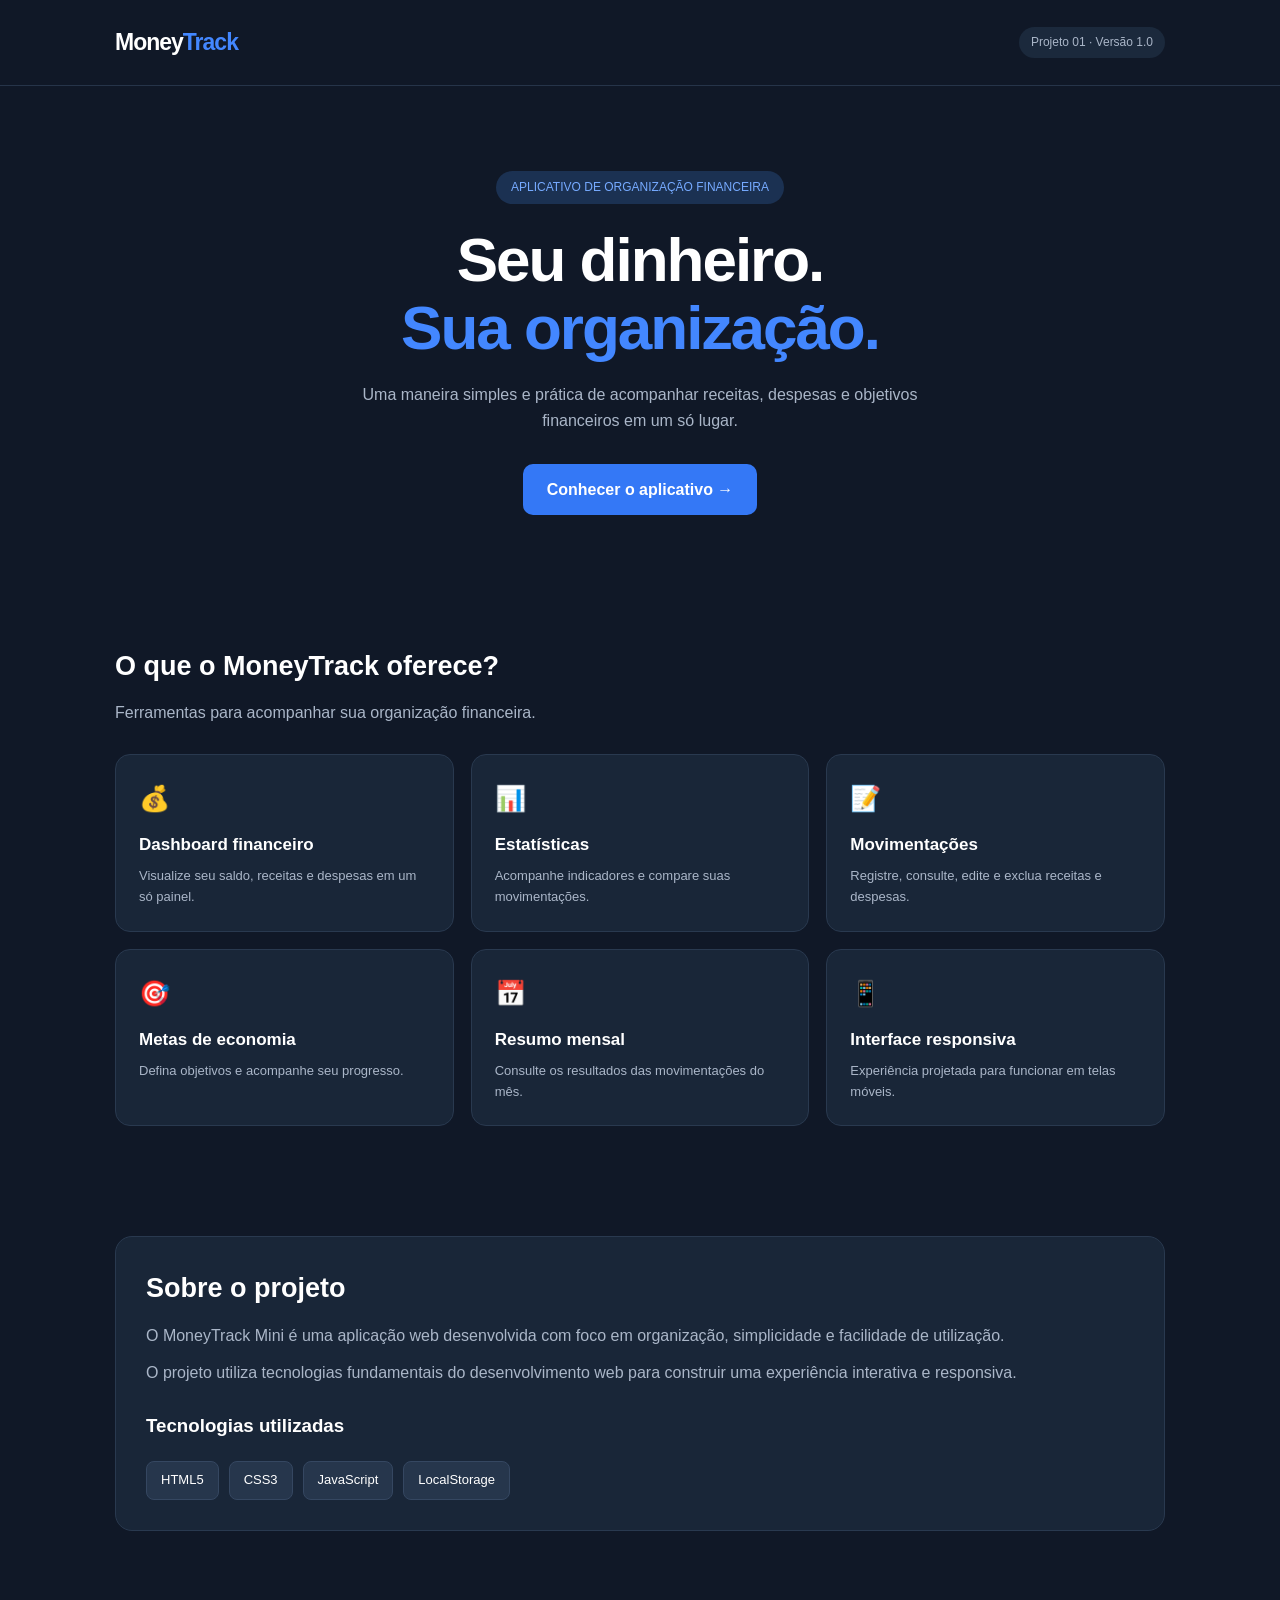
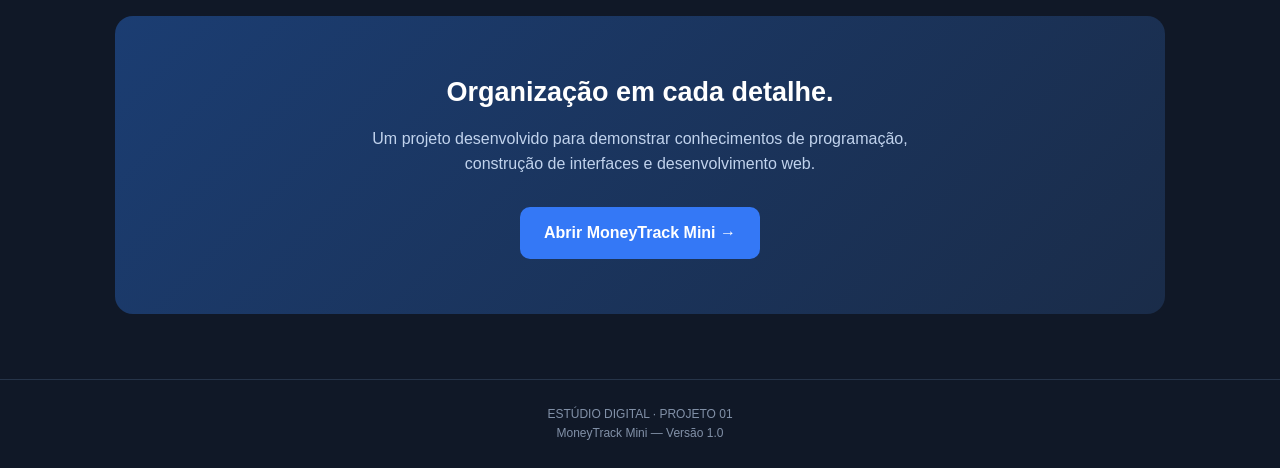
<file: index.html>
<!DOCTYPE html>
<html lang="pt-BR">
<head>
    <meta charset="UTF-8">
    <meta name="viewport" content="width=device-width, initial-scale=1.0">
    <meta name="description" content="Conheça o MoneyTrack Mini, um aplicativo de organização financeira pessoal.">
    <title>MoneyTrack Mini | Portfólio</title>

    <style>
        * {
            margin: 0;
            padding: 0;
            box-sizing: border-box;
        }

        body {
            font-family: Arial, sans-serif;
            background: #101827;
            color: #ffffff;
            line-height: 1.6;
        }

        a {
            text-decoration: none;
            color: inherit;
        }

        .container {
            width: 90%;
            max-width: 1050px;
            margin: auto;
        }

        header {
            padding: 24px 0;
            border-bottom: 1px solid #263449;
        }

        .navegacao {
            display: flex;
            justify-content: space-between;
            align-items: center;
            gap: 15px;
        }

        .logo {
            font-size: 23px;
            font-weight: 800;
            letter-spacing: -1px;
        }

        .logo span {
            color: #4387ff;
        }

        .versao {
            color: #aab6c8;
            font-size: 12px;
            background: #1b293c;
            padding: 6px 12px;
            border-radius: 20px;
        }

        .hero {
            padding: 85px 0 75px;
            text-align: center;
        }

        .etiqueta {
            display: inline-block;
            color: #76aaff;
            background: #1b3152;
            padding: 7px 15px;
            border-radius: 30px;
            font-size: 12px;
            margin-bottom: 22px;
        }

        .hero h1 {
            font-size: clamp(36px, 8vw, 62px);
            line-height: 1.1;
            letter-spacing: -2px;
            margin-bottom: 20px;
        }

        .hero h1 span {
            color: #4387ff;
        }

        .hero p {
            max-width: 620px;
            margin: auto;
            color: #aab6c8;
            font-size: 16px;
        }

        .botao {
            display: inline-block;
            margin-top: 30px;
            padding: 13px 24px;
            background: #3478f6;
            color: white;
            border-radius: 10px;
            font-weight: bold;
            transition: 0.2s;
        }

        .botao:hover {
            background: #2564d8;
            transform: translateY(-2px);
        }

        .secao {
            padding: 55px 0;
        }

        .titulo-secao {
            font-size: 27px;
            margin-bottom: 12px;
        }

        .descricao-secao {
            color: #aab6c8;
            margin-bottom: 28px;
        }

        .cartoes {
            display: grid;
            grid-template-columns: repeat(3, 1fr);
            gap: 17px;
        }

        .cartao {
            background: #192638;
            border: 1px solid #29394f;
            padding: 23px;
            border-radius: 15px;
        }

        .icone {
            font-size: 25px;
            margin-bottom: 13px;
        }

        .cartao h3 {
            font-size: 17px;
            margin-bottom: 8px;
        }

        .cartao p {
            color: #aab6c8;
            font-size: 13px;
        }

        .sobre {
            background: #192638;
            border: 1px solid #29394f;
            padding: 30px;
            border-radius: 17px;
        }

        .sobre p {
            color: #aab6c8;
            margin-top: 12px;
        }

        .tecnologias {
            display: flex;
            flex-wrap: wrap;
            gap: 10px;
            margin-top: 20px;
        }

        .tecnologias span {
            background: #26364c;
            border: 1px solid #354761;
            padding: 8px 14px;
            border-radius: 8px;
            font-size: 13px;
        }

        .destaque {
            text-align: center;
            padding: 55px 25px;
            background: linear-gradient(135deg, #1b3d72, #1a2c49);
            border-radius: 18px;
            margin: 30px 0 65px;
        }

        .destaque h2 {
            font-size: 27px;
            margin-bottom: 12px;
        }

        .destaque p {
            color: #c1d3ed;
            max-width: 580px;
            margin: auto;
        }

        footer {
            border-top: 1px solid #263449;
            padding: 25px 0;
            text-align: center;
            color: #8291a8;
            font-size: 12px;
        }

        @media (max-width: 700px) {
            .cartoes {
                grid-template-columns: repeat(2, 1fr);
            }

            .hero {
                padding: 65px 0;
            }
        }

        @media (max-width: 450px) {
            .cartoes {
                grid-template-columns: 1fr;
            }

            .sobre {
                padding: 22px;
            }

            .navegacao {
                align-items: flex-start;
            }
        }
    </style>
</head>

<body>

    <header>
        <div class="container navegacao">
            <div class="logo">Money<span>Track</span></div>
            <div class="versao">Projeto 01 · Versão 1.0</div>
        </div>
    </header>

    <main>

        <section class="hero container">
            <div class="etiqueta">APLICATIVO DE ORGANIZAÇÃO FINANCEIRA</div>

            <h1>Seu dinheiro.<br>
                <span>Sua organização.</span>
            </h1>

            <p>
                Uma maneira simples e prática de acompanhar receitas,
                despesas e objetivos financeiros em um só lugar.
            </p>

            <a class="botao" href="APLICATIVO/index.html">
                Conhecer o aplicativo →
            </a>
        </section>

        <section class="secao container">
            <h2 class="titulo-secao">O que o MoneyTrack oferece?</h2>

            <p class="descricao-secao">
                Ferramentas para acompanhar sua organização financeira.
            </p>

            <div class="cartoes">

                <article class="cartao">
                    <div class="icone">💰</div>
                    <h3>Dashboard financeiro</h3>
                    <p>Visualize seu saldo, receitas e despesas em um só painel.</p>
                </article>

                <article class="cartao">
                    <div class="icone">📊</div>
                    <h3>Estatísticas</h3>
                    <p>Acompanhe indicadores e compare suas movimentações.</p>
                </article>

                <article class="cartao">
                    <div class="icone">📝</div>
                    <h3>Movimentações</h3>
                    <p>Registre, consulte, edite e exclua receitas e despesas.</p>
                </article>

                <article class="cartao">
                    <div class="icone">🎯</div>
                    <h3>Metas de economia</h3>
                    <p>Defina objetivos e acompanhe seu progresso.</p>
                </article>

                <article class="cartao">
                    <div class="icone">📅</div>
                    <h3>Resumo mensal</h3>
                    <p>Consulte os resultados das movimentações do mês.</p>
                </article>

                <article class="cartao">
                    <div class="icone">📱</div>
                    <h3>Interface responsiva</h3>
                    <p>Experiência projetada para funcionar em telas móveis.</p>
                </article>

            </div>
        </section>

        <section class="secao container">
            <div class="sobre">
                <h2 class="titulo-secao">Sobre o projeto</h2>

                <p>
                    O MoneyTrack Mini é uma aplicação web desenvolvida
                    com foco em organização, simplicidade e facilidade
                    de utilização.
                </p>

                <p>
                    O projeto utiliza tecnologias fundamentais do
                    desenvolvimento web para construir uma experiência
                    interativa e responsiva.
                </p>

                <h3 style="margin-top: 25px;">Tecnologias utilizadas</h3>

                <div class="tecnologias">
                    <span>HTML5</span>
                    <span>CSS3</span>
                    <span>JavaScript</span>
                    <span>LocalStorage</span>
                </div>
            </div>
        </section>

        <section class="container">
            <div class="destaque">
                <h2>Organização em cada detalhe.</h2>

                <p>
                    Um projeto desenvolvido para demonstrar
                    conhecimentos de programação, construção
                    de interfaces e desenvolvimento web.
                </p>

                <a class="botao" href="APLICATIVO/index.html">
                    Abrir MoneyTrack Mini →
                </a>
            </div>
        </section>

    </main>

    <footer>
        <div class="container">
            ESTÚDIO DIGITAL · PROJETO 01<br>
            MoneyTrack Mini — Versão 1.0
        </div>
    </footer>

</body>
</html>
</file>
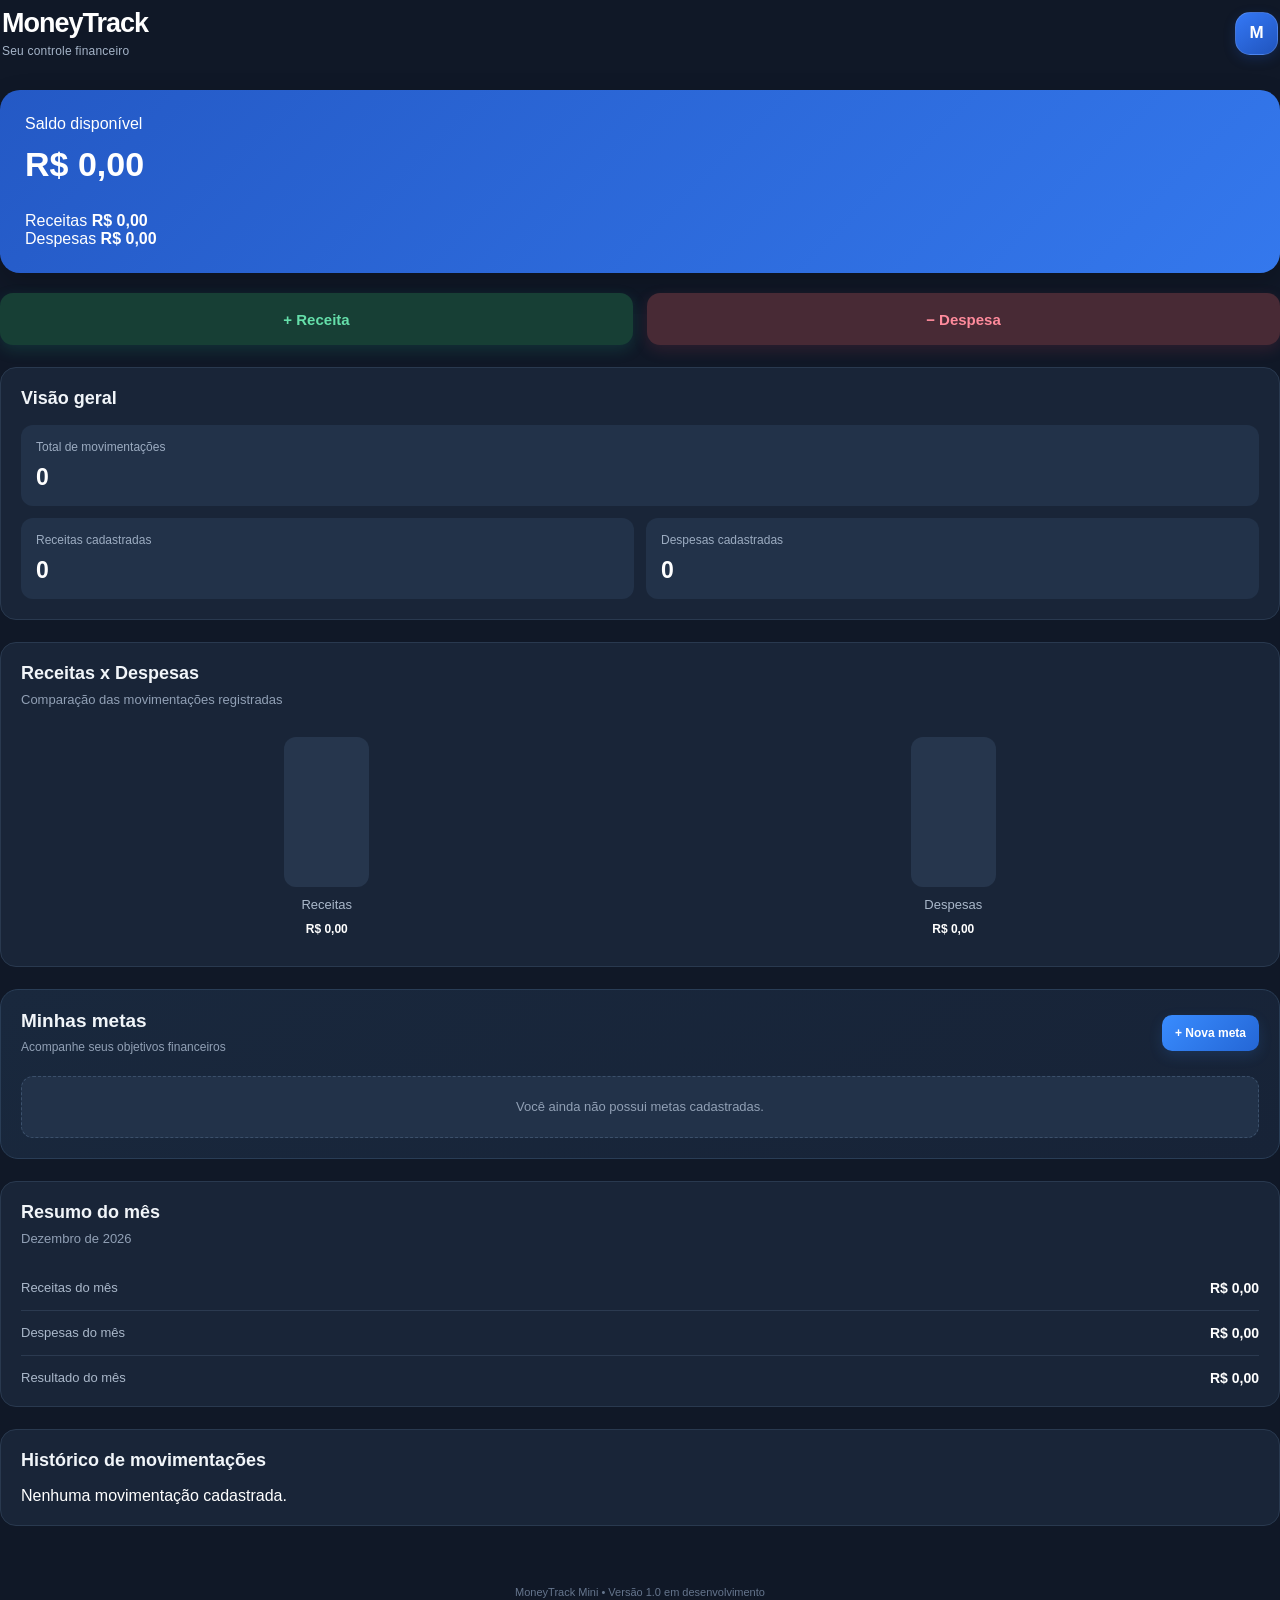
<file: APLICATIVO/index.html>
<!DOCTYPE html>
<html lang="pt-BR">
<head>
    <meta charset="UTF-8">
    <meta name="viewport" content="width=device-width, initial-scale=1.0">
    <meta name="theme-color" content="#101827">
    <title>MoneyTrack Mini</title>
    <link rel="stylesheet" href="style.css">
</head>
<body>

    <div class="aplicativo">

        <header class="cabecalho">
            <div>
                <h1>MoneyTrack</h1>
                <p>Seu controle financeiro</p>
            </div>
            <div class="perfil">M</div>
        </header>

        <main>

            <section class="cartao-saldo">
                <p>Saldo disponível</p>
                <h2 id="saldo">R$ 0,00</h2>

                <div class="resumo-saldo">
                    <div>
                        <span>Receitas</span>
                        <strong id="receitas">R$ 0,00</strong>
                    </div>

                    <div>
                        <span>Despesas</span>
                        <strong id="despesas">R$ 0,00</strong>
                    </div>
                </div>
            </section>

            <section class="acoes">
                <button id="botao-receita" class="botao receita">
                    + Receita
                </button>

                <button id="botao-despesa" class="botao despesa">
                    − Despesa
                </button>
            </section>

            <section class="painel-estatisticas">
                <h2>Visão geral</h2>

                <div class="grade-estatisticas">
                    <div class="cartao-estatistica">
                        <span>Total de movimentações</span>
                        <strong id="total-movimentacoes">0</strong>
                    </div>

                    <div class="cartao-estatistica">
                        <span>Receitas cadastradas</span>
                        <strong id="total-receitas">0</strong>
                    </div>

                    <div class="cartao-estatistica">
                        <span>Despesas cadastradas</span>
                        <strong id="total-despesas">0</strong>
                    </div>
                </div>
            </section>

            <section class="painel-grafico">
                <h2>Receitas x Despesas</h2>
                <p>Comparação das movimentações registradas</p>

                <div class="grafico">
                    <div class="barra-grupo">
                        <div class="barra-container">
                            <div id="barra-receitas" class="barra barra-receitas"></div>
                        </div>
                        <span>Receitas</span>
                        <strong id="valor-grafico-receitas">R$ 0,00</strong>
                    </div>

                    <div class="barra-grupo">
                        <div class="barra-container">
                            <div id="barra-despesas" class="barra barra-despesas"></div>
                        </div>
                        <span>Despesas</span>
                        <strong id="valor-grafico-despesas">R$ 0,00</strong>
                    </div>
                </div>
            </section>

            <!-- METAS DE ECONOMIA -->

            <section class="painel-metas">
                <div class="cabecalho-metas">
                    <div>
                        <h2>Minhas metas</h2>
                        <p>Acompanhe seus objetivos financeiros</p>
                    </div>

                    <button
                        type="button"
                        id="botao-nova-meta"
                        class="botao-nova-meta"
                    >
                        + Nova meta
                    </button>
                </div>

                <div id="lista-metas">
                    <p class="mensagem-metas">
                        Você ainda não possui metas cadastradas.
                    </p>
                </div>
            </section>

            <!-- FORMULÁRIO DE METAS -->

            <section
                id="area-formulario-meta"
                class="area-formulario-meta"
                hidden
            >
                <h2 id="titulo-formulario-meta">Nova meta</h2>

                <p>
                    Defina seu objetivo e acompanhe seu progresso.
                </p>

                <form id="formulario-meta">

                    <label for="nome-meta">Nome da meta</label>
                    <input
                        type="text"
                        id="nome-meta"
                        placeholder="Ex.: Comprar um computador"
                        maxlength="50"
                        required
                    >

                    <label for="valor-meta">Valor desejado (R$)</label>
                    <input
                        type="number"
                        id="valor-meta"
                        placeholder="Ex.: 1000,00"
                        min="0.01"
                        step="0.01"
                        required
                    >

                    <label for="guardado-meta">Quanto já foi guardado (R$)</label>
                    <input
                        type="number"
                        id="guardado-meta"
                        placeholder="Ex.: 200,00"
                        min="0"
                        step="0.01"
                        value="0"
                        required
                    >

                    <div class="botoes-formulario">
                        <button type="submit" id="botao-salvar-meta">
                            Salvar meta
                        </button>

                        <button type="button" id="botao-cancelar-meta">
                            Cancelar
                        </button>
                    </div>

                </form>
            </section>

            <section class="painel-mensal">
                <h2>Resumo do mês</h2>
                <p id="mes-atual">Movimentações do mês atual</p>

                <div class="linha-resumo">
                    <span>Receitas do mês</span>
                    <strong id="receitas-mes">R$ 0,00</strong>
                </div>

                <div class="linha-resumo">
                    <span>Despesas do mês</span>
                    <strong id="despesas-mes">R$ 0,00</strong>
                </div>

                <div class="linha-resumo">
                    <span>Resultado do mês</span>
                    <strong id="resultado-mes">R$ 0,00</strong>
                </div>
            </section>

            <!-- FORMULÁRIO DE MOVIMENTAÇÕES -->

            <section id="area-formulario" class="area-formulario" hidden>
                <h2 id="titulo-formulario">Nova movimentação</h2>
                <p id="descricao-formulario">
                    Preencha as informações abaixo.
                </p>

                <form id="formulario">

                    <label for="descricao">Descrição</label>
                    <input
                        type="text"
                        id="descricao"
                        placeholder="Ex.: Compra de material"
                        required
                    >

                    <label for="valor">Valor (R$)</label>
                    <input
                        type="number"
                        id="valor"
                        placeholder="Ex.: 50,00"
                        min="0.01"
                        step="0.01"
                        required
                    >

                    <label for="categoria">Categoria</label>
                    <select id="categoria" required>
                        <option value="">Selecione uma categoria</option>
                        <option value="Alimentação">Alimentação</option>
                        <option value="Transporte">Transporte</option>
                        <option value="Estudos">Estudos</option>
                        <option value="Lazer">Lazer</option>
                        <option value="Saúde">Saúde</option>
                        <option value="Moradia">Moradia</option>
                        <option value="Outros">Outros</option>
                    </select>

                    <div class="botoes-formulario">
                        <button type="submit" id="botao-salvar">
                            Salvar
                        </button>

                        <button type="button" id="botao-cancelar">
                            Cancelar
                        </button>
                    </div>

                </form>
            </section>

            <section class="painel-historico">
                <h2>Histórico de movimentações</h2>
                <div id="historico"></div>
            </section>

        </main>

        <footer>
            <p>MoneyTrack Mini • Versão 1.0 em desenvolvimento</p>
        </footer>

    </div>

    <script src="script.js"></script>
</body>
</html>
</file>
<file: APLICATIVO/style.css>
* {
    margin: 0;
    padding: 0;
    box-sizing: border-box;
}

[hidden] {
    display: none !important;
}

body {
    font-family: Arial, sans-serif;
    background: #101827;
    color: #ffffff;
    min-height: 100vh;
}

.topo {
    display: flex;
    justify-content: space-between;
    align-items: center;
    padding: 28px 22px;
}

.subtitulo {
    color: #8b9bb4;
    font-size: 10px;
    letter-spacing: 2px;
    margin-bottom: 7px;
}

.topo h1 {
    font-size: 25px;
}

.icone-perfil {
    width: 42px;
    height: 42px;
    border-radius: 50%;
    background: #24344c;
    color: #75a7ff;
    display: flex;
    justify-content: center;
    align-items: center;
    font-weight: bold;
}

.container {
    padding: 0 20px;
    max-width: 600px;
    margin: auto;
}

.cartao-saldo {
    background: linear-gradient(135deg, #2459c5, #3478ed);
    padding: 25px;
    border-radius: 20px;
    box-shadow: 0 12px 30px rgba(0, 0, 0, 0.2);
}

.texto-secundario {
    color: #d5e3ff;
    font-size: 14px;
}

.cartao-saldo h2 {
    font-size: 34px;
    margin: 12px 0 28px;
}

.resumo-financeiro {
    display: flex;
    justify-content: space-between;
    gap: 15px;
}

.resumo-financeiro div {
    display: flex;
    flex-direction: column;
    gap: 8px;
}

.resumo-financeiro span {
    color: #d5e3ff;
    font-size: 12px;
}

.resumo-financeiro strong {
    font-size: 15px;
}

.secao {
    margin-top: 32px;
}

.secao h2 {
    font-size: 19px;
    margin-bottom: 8px;
}

.secao > p {
    color: #8b9bb4;
    font-size: 13px;
}

.botoes-acoes {
    display: flex;
    gap: 12px;
    margin-top: 20px;
}

.botoes-acoes button {
    flex: 1;
    padding: 15px 10px;
    border: none;
    border-radius: 12px;
    background: #24344c;
    color: #ffffff;
    font-size: 14px;
    font-weight: bold;
}

#botao-receita {
    background: #173f35;
    color: #65dfaa;
}

#botao-despesa {
    background: #482a35;
    color: #ff8b9c;
}

button {
    cursor: pointer;
    transition: 0.2s;
}

button:active {
    transform: scale(0.98);
}

.formulario-container {
    background: #192538;
    border: 1px solid #26364c;
    border-radius: 18px;
    padding: 20px;
}

.formulario-container > p {
    margin-bottom: 22px;
}

.campo {
    display: flex;
    flex-direction: column;
    gap: 9px;
    margin-bottom: 18px;
}

.campo label {
    color: #dce6f5;
    font-size: 13px;
    font-weight: bold;
}

.campo input,
.campo select {
    width: 100%;
    padding: 15px;
    background: #101827;
    border: 1px solid #34445c;
    border-radius: 10px;
    color: #ffffff;
    font-size: 14px;
    outline: none;
}

.campo input:focus,
.campo select:focus {
    border-color: #4386ff;
}

.campo input::placeholder {
    color: #71819a;
}

.campo select {
    color-scheme: dark;
}

.botoes-formulario {
    display: flex;
    flex-direction: column;
    gap: 10px;
    margin-top: 24px;
}

.botoes-formulario button {
    width: 100%;
    padding: 15px;
    border: none;
    border-radius: 10px;
    font-size: 14px;
    font-weight: bold;
}

#botao-salvar {
    background: #3478ed;
    color: white;
}

#botao-cancelar {
    background: #29384d;
    color: #dce6f5;
}

.titulo-historico {
    display: flex;
    flex-direction: column;
    gap: 5px;
}

.titulo-historico span {
    color: #8b9bb4;
    font-size: 12px;
}

.historico-vazio {
    margin-top: 18px;
    padding: 25px 15px;
    background: #192538;
    border: 1px solid #26364c;
    border-radius: 14px;
    text-align: center;
    color: #8b9bb4;
    font-size: 13px;
}

.lista-historico {
    margin-top: 18px;
    display: flex;
    flex-direction: column;
    gap: 10px;
}

.movimentacao {
    display: flex;
    justify-content: space-between;
    align-items: center;
    gap: 12px;
    padding: 16px;
    background: #192538;
    border: 1px solid #26364c;
    border-radius: 12px;
}

.movimentacao div {
    display: flex;
    flex-direction: column;
    gap: 6px;
    min-width: 0;
}

.movimentacao div strong {
    overflow-wrap: anywhere;
}

.movimentacao span {
    color: #8b9bb4;
    font-size: 12px;
}

.movimentacao > strong {
    font-size: 13px;
    white-space: nowrap;
}

.valor-receita {
    color: #65dfaa;
}

.valor-despesa {
    color: #ff8b9c;
}

footer {
    text-align: center;
    padding: 35px 15px 25px;
    color: #65758d;
    font-size: 11px;
}

@media (max-width: 360px) {
    .cartao-saldo h2 {
        font-size: 29px;
    }

    .botoes-acoes button {
        font-size: 12px;
    }
}

/* AÇÕES DO HISTÓRICO */

.movimentacao {
    flex-wrap: wrap;
}

.informacoes-movimentacao {
    flex: 1;
}

.acoes-movimentacao {
    display: flex;
    width: 100%;
    justify-content: flex-end;
    gap: 8px;
    margin-top: 5px;
}

.acoes-movimentacao button {
    border: none;
    border-radius: 8px;
    padding: 9px 13px;
    font-size: 12px;
    font-weight: bold;
}

.botao-editar {
    background: #263f65;
    color: #8db8ff;
}

.botao-excluir {
    background: #482a35;
    color: #ff8b9c;
}

/* AÇÕES DO HISTÓRICO */

.movimentacao {
    flex-wrap: wrap;
}

.informacoes-movimentacao {
    flex: 1;
}

.acoes-movimentacao {
    display: flex;
    width: 100%;
    justify-content: flex-end;
    gap: 8px;
    margin-top: 5px;
}

.acoes-movimentacao button {
    border: none;
    border-radius: 8px;
    padding: 9px 13px;
    font-size: 12px;
    font-weight: bold;
}

.botao-editar {
    background: #263f65;
    color: #8db8ff;
}

.botao-excluir {
    background: #482a35;
    color: #ff8b9c;
}

/* =================================
   DASHBOARD - VISÃO GERAL
================================= */

.painel-estatisticas,
.painel-grafico,
.painel-mensal,
.painel-historico {
    background: #192538;
    border: 1px solid #29394f;
    border-radius: 16px;
    padding: 20px;
    margin-top: 22px;
}

.painel-estatisticas h2,
.painel-grafico h2,
.painel-mensal h2,
.painel-historico h2 {
    color: #f1f5f9;
    font-size: 18px;
    margin-bottom: 16px;
}

.painel-grafico > p,
.painel-mensal > p {
    color: #91a0b5;
    font-size: 13px;
    margin-top: -8px;
    margin-bottom: 20px;
}

/* ESTATÍSTICAS */

.grade-estatisticas {
    display: grid;
    grid-template-columns: 1fr 1fr;
    gap: 12px;
}

.cartao-estatistica {
    background: #223249;
    border-radius: 12px;
    padding: 15px;
    display: flex;
    flex-direction: column;
    gap: 10px;
}

.cartao-estatistica:first-child {
    grid-column: span 2;
}

.cartao-estatistica span {
    color: #9cacc1;
    font-size: 12px;
}

.cartao-estatistica strong {
    color: #ffffff;
    font-size: 23px;
}

/* GRÁFICO */

.grafico {
    display: flex;
    justify-content: space-around;
    align-items: flex-end;
    gap: 25px;
    padding: 10px 5px;
}

.barra-grupo {
    flex: 1;
    display: flex;
    flex-direction: column;
    align-items: center;
    gap: 10px;
    min-width: 0;
}

.barra-container {
    width: 100%;
    max-width: 85px;
    height: 150px;
    background: #26364d;
    border-radius: 12px;
    display: flex;
    align-items: flex-end;
    overflow: hidden;
}

.barra {
    width: 100%;
    min-height: 0;
    border-radius: 10px;
    transition: height 0.4s ease;
}

.barra-receitas {
    background: linear-gradient(
        180deg,
        #43d9a3,
        #159c78
    );
}

.barra-despesas {
    background: linear-gradient(
        180deg,
        #ff8290,
        #dc475d
    );
}

.barra-grupo span {
    color: #aab8ca;
    font-size: 13px;
}

.barra-grupo strong {
    color: #ffffff;
    font-size: 12px;
    text-align: center;
    overflow-wrap: anywhere;
}

/* RESUMO MENSAL */

.linha-resumo {
    display: flex;
    justify-content: space-between;
    align-items: center;
    gap: 12px;
    padding: 14px 0;
    border-bottom: 1px solid #2b3a50;
}

.linha-resumo:last-child {
    border-bottom: none;
    padding-bottom: 0;
}

.linha-resumo span {
    color: #aab8ca;
    font-size: 13px;
}

.linha-resumo strong {
    color: #ffffff;
    font-size: 14px;
    text-align: right;
}

/* HISTÓRICO */

.painel-historico {
    margin-bottom: 25px;
}

.movimentacao {
    background: #223249;
    border: 1px solid #30415a;
    border-radius: 12px;
    padding: 14px;
    margin-top: 12px;
    display: flex;
    justify-content: space-between;
    align-items: center;
    gap: 12px;
    flex-wrap: wrap;
}

.informacoes-movimentacao {
    flex: 1;
    min-width: 130px;
    display: flex;
    flex-direction: column;
    gap: 6px;
}

.informacoes-movimentacao strong {
    color: #f1f5f9;
    font-size: 14px;
    overflow-wrap: anywhere;
}

.informacoes-movimentacao span {
    color: #91a0b5;
    font-size: 12px;
}

.informacoes-movimentacao .valor-receita {
    color: #43d9a3;
}

.informacoes-movimentacao .valor-despesa {
    color: #ff8290;
}

.acoes-movimentacao {
    display: flex;
    gap: 7px;
}

.botao-editar,
.botao-excluir {
    border: none;
    border-radius: 7px;
    padding: 8px 10px;
    font-size: 11px;
    cursor: pointer;
}

.botao-editar {
    background: #304b70;
    color: #d5e6ff;
}

.botao-excluir {
    background: #512b3a;
    color: #ffc2cb;
}

/* FORMULÁRIO */

.area-formulario {
    background: #192538;
    border: 1px solid #344761;
    border-radius: 16px;
    padding: 20px;
    margin-top: 22px;
}

.area-formulario[hidden] {
    display: none;
}

.area-formulario h2 {
    color: #ffffff;
    margin-bottom: 8px;
}

.area-formulario p {
    color: #91a0b5;
    font-size: 13px;
    margin-bottom: 20px;
}

/* RESPONSIVIDADE */

@media (max-width: 360px) {
    .painel-estatisticas,
    .painel-grafico,
    .painel-mensal,
    .painel-historico {
        padding: 15px;
    }

    .cartao-estatistica strong {
        font-size: 19px;
    }

    .barra-grupo strong {
        font-size: 10px;
    }

    .acoes-movimentacao {
        width: 100%;
    }
}

/* BOTÕES PRINCIPAIS - RECEITA E DESPESA */

.acoes {
    display: flex;
    gap: 14px;
    margin-top: 20px;
}

.acoes .botao {
    flex: 1;
    min-height: 52px;
    border: none;
    border-radius: 13px;
    font-size: 15px;
    font-weight: 700;
    cursor: pointer;
    transition: transform 0.2s ease, filter 0.2s ease;
}

.acoes .botao:active {
    transform: scale(0.97);
}

.acoes .receita {
    background: linear-gradient(135deg, #20c997, #119b78);
    color: #ffffff;
    box-shadow: 0 5px 15px rgba(32, 201, 151, 0.15);
}

.acoes .despesa {
    background: linear-gradient(135deg, #ff7185, #dc475d);
    color: #ffffff;
    box-shadow: 0 5px 15px rgba(220, 71, 93, 0.15);
}

/* =================================
   FORMULÁRIO PROFISSIONAL
================================= */

.area-formulario {
    background: linear-gradient(145deg, #1b2a40, #172337);
    border: 1px solid #344761;
    border-radius: 18px;
    padding: 22px;
    margin-top: 24px;
    box-shadow: 0 8px 25px rgba(0, 0, 0, 0.15);
    animation: aparecerFormulario 0.25s ease;
}

@keyframes aparecerFormulario {
    from {
        opacity: 0;
        transform: translateY(8px);
    }

    to {
        opacity: 1;
        transform: translateY(0);
    }
}

.area-formulario h2 {
    color: #f8fafc;
    font-size: 21px;
    font-weight: 700;
    margin-bottom: 8px;
}

.area-formulario p {
    color: #9eafc5;
    font-size: 13px;
    line-height: 1.5;
    margin-bottom: 24px;
}

#formulario {
    display: flex;
    flex-direction: column;
    gap: 11px;
}

#formulario label {
    color: #dce6f3;
    font-size: 13px;
    font-weight: 600;
    margin-top: 5px;
}

#formulario input,
#formulario select {
    width: 100%;
    min-height: 49px;
    box-sizing: border-box;
    background: #111d2e;
    color: #f1f5f9;
    border: 1px solid #354962;
    border-radius: 11px;
    padding: 0 14px;
    font-size: 14px;
    outline: none;
    transition: border-color 0.2s ease, box-shadow 0.2s ease;
}

#formulario input::placeholder {
    color: #718198;
}

#formulario input:focus,
#formulario select:focus {
    border-color: #4d9cff;
    box-shadow: 0 0 0 3px rgba(77, 156, 255, 0.12);
}

#formulario select {
    appearance: none;
}

.botoes-formulario {
    display: flex;
    gap: 11px;
    margin-top: 17px;
}

.botoes-formulario button {
    flex: 1;
    min-height: 49px;
    border: none;
    border-radius: 11px;
    font-size: 14px;
    font-weight: 700;
    cursor: pointer;
    transition: transform 0.2s ease, filter 0.2s ease;
}

.botoes-formulario button:active {
    transform: scale(0.97);
}

#botao-salvar {
    background: linear-gradient(135deg, #398cff, #2466d5);
    color: #ffffff;
    box-shadow: 0 5px 14px rgba(57, 140, 255, 0.15);
}

#botao-cancelar {
    background: #293950;
    color: #dce6f3;
    border: 1px solid #3b506b;
}

@media (max-width: 360px) {
    .area-formulario {
        padding: 17px;
    }

    .botoes-formulario {
        flex-direction: column;
    }
}

/* =====================================
   SISTEMA DE METAS FINANCEIRAS
===================================== */

.painel-metas {
    background: linear-gradient(145deg, #19283d, #172337);
    border: 1px solid #293d56;
    border-radius: 18px;
    padding: 20px;
    margin-top: 22px;
}

.cabecalho-metas {
    display: flex;
    justify-content: space-between;
    align-items: center;
    gap: 12px;
    margin-bottom: 20px;
}

.cabecalho-metas h2 {
    color: #f1f5f9;
    font-size: 19px;
    margin-bottom: 6px;
}

.cabecalho-metas p {
    color: #91a0b5;
    font-size: 12px;
    line-height: 1.5;
}

.botao-nova-meta {
    background: linear-gradient(135deg, #398cff, #2466d5);
    color: #ffffff;
    border: none;
    border-radius: 10px;
    padding: 11px 13px;
    font-size: 12px;
    font-weight: 700;
    white-space: nowrap;
    cursor: pointer;
    box-shadow: 0 5px 14px rgba(57, 140, 255, 0.15);
}

.botao-nova-meta:active {
    transform: scale(0.97);
}

/* CARTÕES DE METAS */

.cartao-meta {
    background: #223249;
    border: 1px solid #344761;
    border-radius: 14px;
    padding: 17px;
    margin-top: 13px;
}

.topo-meta {
    display: flex;
    justify-content: space-between;
    align-items: flex-start;
    gap: 10px;
    margin-bottom: 17px;
}

.topo-meta h3 {
    color: #f1f5f9;
    font-size: 15px;
    line-height: 1.4;
    overflow-wrap: anywhere;
}

.status-meta {
    background: rgba(57, 140, 255, 0.12);
    color: #79b7ff;
    border: 1px solid rgba(57, 140, 255, 0.2);
    border-radius: 20px;
    padding: 5px 9px;
    font-size: 10px;
    font-weight: 700;
    white-space: nowrap;
}

.status-meta.concluida {
    background: rgba(32, 201, 151, 0.12);
    color: #43d9a3;
    border-color: rgba(32, 201, 151, 0.2);
}

/* VALORES */

.valores-meta {
    display: flex;
    align-items: baseline;
    gap: 7px;
    flex-wrap: wrap;
    margin-bottom: 13px;
}

.valores-meta strong {
    color: #ffffff;
    font-size: 23px;
}

.valores-meta span {
    color: #91a0b5;
    font-size: 12px;
}

/* BARRA DE PROGRESSO */

.progresso-meta {
    width: 100%;
    height: 9px;
    background: #111d2e;
    border-radius: 20px;
    overflow: hidden;
}

.progresso-meta-preenchido {
    height: 100%;
    background: linear-gradient(90deg, #398cff, #43b8ff);
    border-radius: 20px;
    transition: width 0.4s ease;
}

.percentual-meta {
    color: #75b6ff;
    font-size: 12px;
    font-weight: 700;
    margin-top: 10px;
}

.restante-meta {
    color: #aab8ca;
    font-size: 12px;
    line-height: 1.5;
    margin-top: 9px;
}

/* AÇÕES */

.acoes-meta {
    display: flex;
    gap: 8px;
    margin-top: 17px;
    padding-top: 13px;
    border-top: 1px solid #344761;
}

.acoes-meta button {
    flex: 1;
    min-height: 35px;
}

/* ESTADO VAZIO */

.mensagem-metas {
    color: #91a0b5;
    background: #223249;
    border: 1px dashed #3b506b;
    border-radius: 12px;
    padding: 20px 14px;
    text-align: center;
    font-size: 13px;
    line-height: 1.5;
}

/* FORMULÁRIO DE METAS */

.area-formulario-meta {
    background: linear-gradient(145deg, #1b2a40, #172337);
    border: 1px solid #344761;
    border-radius: 18px;
    padding: 22px;
    margin-top: 20px;
    box-shadow: 0 8px 25px rgba(0, 0, 0, 0.15);
    animation: aparecerFormularioMeta 0.25s ease;
}

.area-formulario-meta[hidden] {
    display: none;
}

@keyframes aparecerFormularioMeta {
    from {
        opacity: 0;
        transform: translateY(8px);
    }

    to {
        opacity: 1;
        transform: translateY(0);
    }
}

.area-formulario-meta h2 {
    color: #f8fafc;
    font-size: 21px;
    margin-bottom: 8px;
}

.area-formulario-meta > p {
    color: #9eafc5;
    font-size: 13px;
    line-height: 1.5;
    margin-bottom: 22px;
}

#formulario-meta {
    display: flex;
    flex-direction: column;
    gap: 11px;
}

#formulario-meta label {
    color: #dce6f3;
    font-size: 13px;
    font-weight: 600;
    margin-top: 5px;
}

#formulario-meta input {
    width: 100%;
    min-height: 49px;
    box-sizing: border-box;
    background: #111d2e;
    color: #f1f5f9;
    border: 1px solid #354962;
    border-radius: 11px;
    padding: 0 14px;
    font-size: 14px;
    outline: none;
    transition: border-color 0.2s ease, box-shadow 0.2s ease;
}

#formulario-meta input::placeholder {
    color: #718198;
}

#formulario-meta input:focus {
    border-color: #4d9cff;
    box-shadow: 0 0 0 3px rgba(77, 156, 255, 0.12);
}

#formulario-meta .botoes-formulario {
    display: flex;
    gap: 11px;
    margin-top: 17px;
}

#formulario-meta .botoes-formulario button {
    flex: 1;
    min-height: 49px;
    border: none;
    border-radius: 11px;
    font-size: 14px;
    font-weight: 700;
    cursor: pointer;
}

#botao-salvar-meta {
    background: linear-gradient(135deg, #398cff, #2466d5);
    color: #ffffff;
}

#formulario-meta #botao-cancelar-meta {
    background: #293950;
    color: #dce6f3;
    border: 1px solid #3b506b;
}

/* CELULARES MENORES */

@media (max-width: 360px) {
    .painel-metas {
        padding: 15px;
    }

    .cabecalho-metas {
        align-items: flex-start;
    }

    .botao-nova-meta {
        padding: 10px;
        font-size: 11px;
    }

    .cartao-meta {
        padding: 14px;
    }

    .valores-meta strong {
        font-size: 20px;
    }

    .area-formulario-meta {
        padding: 17px;
    }

    #formulario-meta .botoes-formulario {
        flex-direction: column;
    }
}

/* CABEÇALHO REFINADO */

.cabecalho {
    display: flex;
    align-items: center;
    justify-content: space-between;
    padding: 8px 2px 20px;
    margin-bottom: 12px;
}

.cabecalho h1 {
    font-size: 27px;
    font-weight: 800;
    letter-spacing: -1px;
    color: #ffffff;
    margin: 0;
}

.cabecalho p {
    font-size: 12px;
    color: #a5b4c8;
    margin: 5px 0 0;
    letter-spacing: 0.2px;
}

.perfil {
    width: 43px;
    height: 43px;
    min-width: 43px;
    border-radius: 15px;
    display: flex;
    align-items: center;
    justify-content: center;
    background: linear-gradient(145deg, #3478f6, #2054bd);
    color: #ffffff;
    font-size: 17px;
    font-weight: 800;
    border: 1px solid rgba(255,255,255,0.14);
    box-shadow: 0 4px 12px rgba(32,84,189,0.25);
}
</file>
